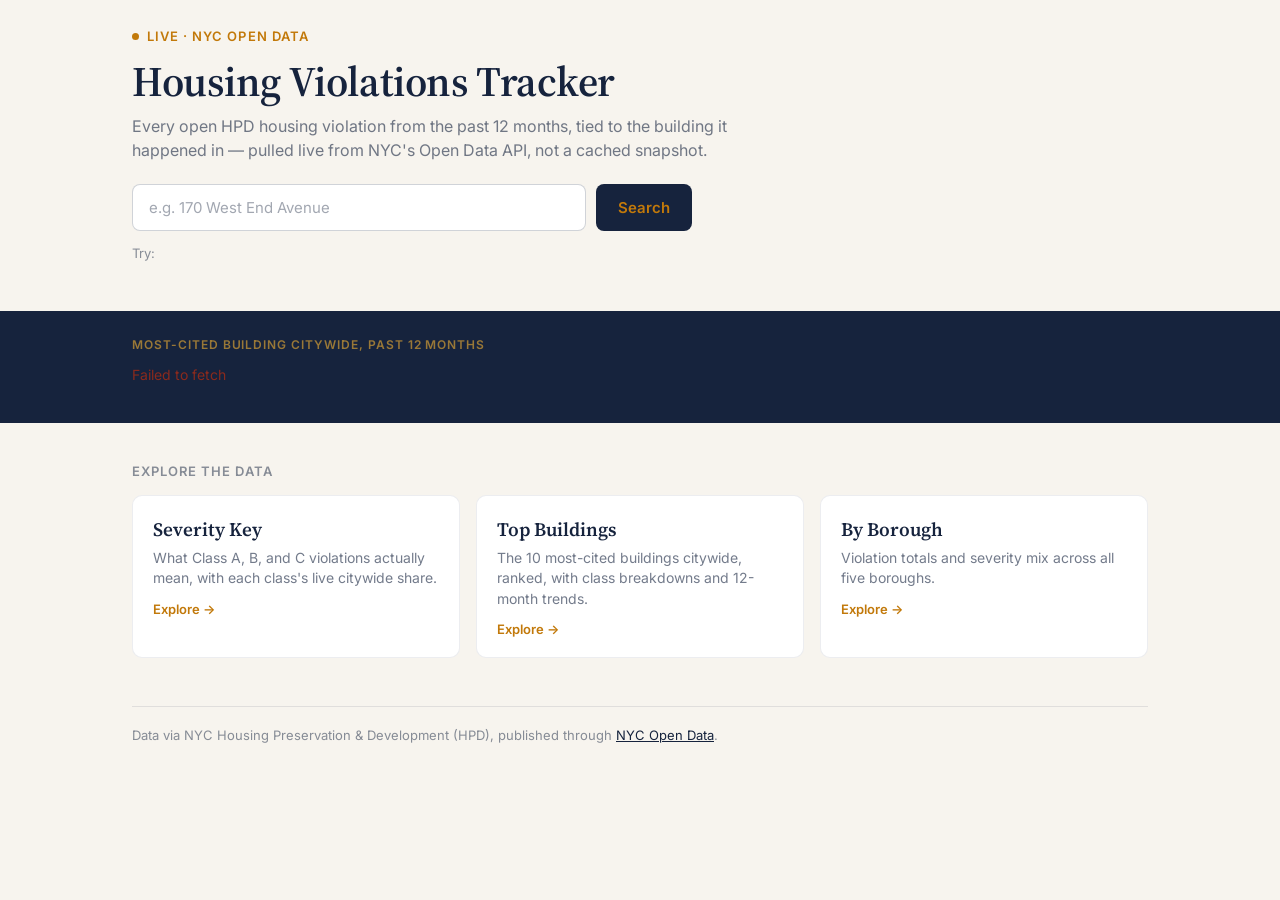
<file: index.html>
<!DOCTYPE html>
<html lang="en">
<head>
  <meta charset="utf-8">
  <meta name="viewport" content="width=device-width, initial-scale=1">
  <title>HPD Violations Chart — NYC Housing Data, Live</title>
  <meta name="description" content="Every open housing violation, tied to the building it happened in. Real-time data from NYC's HPD, updated live.">
  <meta property="og:title" content="HPD Violations Chart — NYC Housing Data, Live">
  <meta property="og:description" content="Every open housing violation, tied to the building it happened in. Real-time data from NYC's HPD, updated live.">
  <meta property="og:image" content="https://hpd-violations-chart-dominicarlequi.vercel.app/og-hpd.png">
  <meta property="og:url" content="https://hpd-violations-chart-dominicarlequi.vercel.app/">
  <meta property="og:type" content="website">
  <meta name="twitter:card" content="summary_large_image">
  <meta name="twitter:title" content="HPD Violations Chart — NYC Housing Data, Live">
  <meta name="twitter:description" content="Every open housing violation, tied to the building it happened in. Real-time data from NYC's HPD, updated live.">
  <meta name="twitter:image" content="https://hpd-violations-chart-dominicarlequi.vercel.app/og-hpd.png">
  <link rel="stylesheet" href="styles.css">
</head>
<body>

  <div class="container">
    <div class="hero">
      <div class="eyebrow"><span class="eyebrow-dot"></span>Live &middot; NYC Open Data</div>
      <h1 class="hero-title serif">Housing Violations Tracker</h1>
      <p class="hero-subhead">Every open HPD housing violation from the past 12 months, tied to the building it happened in — pulled live from NYC's Open Data API, not a cached snapshot.</p>

      <form class="search-bar" id="search-form">
        <input class="search-input" id="search-input" type="text" placeholder="e.g. 170 West End Avenue" autocomplete="off">
        <button class="search-button" type="submit">Search</button>
      </form>
      <div class="chips" id="chips-row">
        <span class="chips-label">Try:</span>
      </div>

      <div id="search-state"></div>
      <div class="results-list" id="search-results"></div>
      <div id="search-detail"></div>
    </div>
  </div>

  <div class="spotlight-band">
    <div class="container">
      <div class="spotlight-label">Most-cited building citywide, past 12 months</div>
      <div id="spotlight-content">
        <div class="state-msg" style="color:#ffffff99;">Loading…</div>
      </div>
    </div>
  </div>

  <div class="container">
    <div style="padding: 40px 0 8px;">
      <div class="section-title">Explore the data</div>
      <div class="cards-grid">
        <a class="card" href="severity-key.html">
          <div class="card-title serif">Severity Key</div>
          <p class="card-desc">What Class A, B, and C violations actually mean, with each class's live citywide share.</p>
          <div class="card-cta">Explore →</div>
        </a>
        <a class="card" href="top-buildings.html">
          <div class="card-title serif">Top Buildings</div>
          <p class="card-desc">The 10 most-cited buildings citywide, ranked, with class breakdowns and 12-month trends.</p>
          <div class="card-cta">Explore →</div>
        </a>
        <a class="card" href="by-borough.html">
          <div class="card-title serif">By Borough</div>
          <p class="card-desc">Violation totals and severity mix across all five boroughs.</p>
          <div class="card-cta">Explore →</div>
        </a>
      </div>
    </div>

    <div class="site-footer">
      Data via NYC Housing Preservation &amp; Development (HPD), published through <a href="https://opendata.cityofnewyork.us" target="_blank" rel="noopener">NYC Open Data</a>.
    </div>
  </div>

  <script src="app.js"></script>
  <script>
    (function () {
      var cutoff = HPD.cutoffISO(HPD.WINDOW_MONTHS);
      var topRows = [];
      var details = {};

      function loadDetail(row) {
        var key = HPD.buildKey(row);
        if (details[key]) return Promise.resolve(details[key]);
        var where = HPD.buildWhere(row) + " AND inspectiondate>='" + cutoff + "'";
        var classUrl = HPD.sodaUrl({ $select: 'class,count(*) as cnt', $where: where, $group: 'class' });
        var trendUrl = HPD.sodaUrl({ $select: 'date_trunc_ym(inspectiondate) as month,class,count(*) as cnt', $where: where, $group: 'month,class', $order: 'month' });
        return Promise.all([HPD.fetchSoda(classUrl), HPD.fetchSoda(trendUrl)]).then(function (results) {
          var bar = HPD.buildClassBar(results[0]);
          var trend = HPD.buildStackedTrend(results[1], HPD.WINDOW_MONTHS);
          details[key] = { bar: bar, trend: trend };
          return details[key];
        });
      }

      // -- spotlight + chips (share one top-buildings query) --
      var topUrl = HPD.sodaUrl({
        $select: 'buildingid,housenumber,streetname,boro,count(*) as cnt',
        $where: "inspectiondate>='" + cutoff + "'",
        $group: 'buildingid,housenumber,streetname,boro',
        $order: 'cnt DESC',
        $limit: '5'
      });

      HPD.fetchSoda(topUrl).then(function (data) {
        topRows = data || [];
        renderChips();
        if (topRows[0]) renderSpotlight(topRows[0]);
        else document.getElementById('spotlight-content').innerHTML = '<div class="state-msg" style="color:#ffffff99;">No violations found in this window.</div>';
      }).catch(function (e) {
        document.getElementById('spotlight-content').innerHTML = '<div class="state-msg state-error">' + HPD.escapeHtml(e.message) + '</div>';
      });

      function renderChips() {
        var row = document.getElementById('chips-row');
        topRows.slice(1, 4).forEach(function (r) {
          var btn = document.createElement('button');
          btn.type = 'button';
          btn.className = 'chip';
          btn.textContent = HPD.addressLabel(r);
          btn.addEventListener('click', function () {
            document.getElementById('search-input').value = HPD.addressLabel(r);
            runSearch(HPD.addressLabel(r));
          });
          row.appendChild(btn);
        });
      }

      function renderSpotlight(row) {
        var el = document.getElementById('spotlight-content');
        el.innerHTML =
          '<div class="spotlight-inner">' +
            '<div>' +
              '<div class="spotlight-address serif">' + HPD.escapeHtml(HPD.addressLabel(row)) + '</div>' +
              '<div class="spotlight-borough">' + HPD.escapeHtml(HPD.boroughDisplay(row.boro)) + '</div>' +
              '<a class="spotlight-link" href="building-spotlight.html">View full building profile →</a>' +
            '</div>' +
            '<div class="spotlight-bar-col" id="spotlight-bar"></div>' +
            '<div>' +
              '<div class="spotlight-count serif">' + HPD.formatCount(row.cnt) + '</div>' +
              '<div class="spotlight-count-label">violations, past 12 months</div>' +
            '</div>' +
          '</div>';
        loadDetail(row).then(function (d) {
          document.getElementById('spotlight-bar').innerHTML = HPD.renderBreakdownBar(d.bar.segments);
        }).catch(function () {});
      }

      // -- search --
      var form = document.getElementById('search-form');
      var input = document.getElementById('search-input');
      var stateEl = document.getElementById('search-state');
      var resultsEl = document.getElementById('search-results');
      var detailEl = document.getElementById('search-detail');
      var selectedKey = null;

      form.addEventListener('submit', function (e) {
        e.preventDefault();
        runSearch(input.value.trim());
      });

      function runSearch(q) {
        if (!q) return;
        selectedKey = null;
        detailEl.innerHTML = '';
        resultsEl.innerHTML = '';
        stateEl.innerHTML = '<div class="state-msg">Searching…</div>';

        var m = q.match(/^(\d+[A-Za-z-]*)\s+(.+)$/);
        var hn = m ? m[1].toUpperCase() : null;
        var street = (m ? m[2] : q).toUpperCase().trim();

        var where = "inspectiondate>='" + cutoff + "'";
        if (hn) where += " AND housenumber='" + HPD.esc(hn) + "'";
        if (street) where += " AND upper(streetname) like '%" + HPD.esc(street) + "%'";

        var url = HPD.sodaUrl({
          $select: 'buildingid,housenumber,streetname,boro,count(*) as cnt',
          $where: where,
          $group: 'buildingid,housenumber,streetname,boro',
          $order: 'cnt DESC',
          $limit: '20'
        });

        HPD.fetchSoda(url).then(function (data) {
          stateEl.innerHTML = '';
          if (!data || !data.length) {
            stateEl.innerHTML = '<div class="state-msg">No buildings found for “' + HPD.escapeHtml(q) + '” in the past ' + HPD.WINDOW_MONTHS + ' months.</div>';
            return;
          }
          renderResults(data);
        }).catch(function (e) {
          stateEl.innerHTML = '<div class="state-msg state-error">' + HPD.escapeHtml(e.message) + ' — <a href="#" id="retry-search">Retry</a></div>';
          document.getElementById('retry-search').addEventListener('click', function (ev) {
            ev.preventDefault();
            runSearch(q);
          });
        });
      }

      function renderResults(rows) {
        resultsEl.innerHTML = rows.map(function (row) {
          var key = HPD.buildKey(row);
          return '<div class="result-row" data-key="' + HPD.escapeHtml(key) + '">' +
            '<div class="result-count">' + HPD.formatCount(row.cnt) + '</div>' +
            '<div class="result-address">' + HPD.escapeHtml(HPD.addressLabel(row)) + '</div>' +
            '<div class="result-meta">' + HPD.escapeHtml(HPD.boroughDisplay(row.boro)) + '</div>' +
          '</div>';
        }).join('');
        Array.prototype.forEach.call(resultsEl.querySelectorAll('.result-row'), function (el, i) {
          el.addEventListener('click', function () { selectResult(rows[i], el); });
        });
      }

      function selectResult(row, el) {
        selectedKey = HPD.buildKey(row);
        Array.prototype.forEach.call(resultsEl.querySelectorAll('.result-row'), function (r) { r.classList.remove('selected'); });
        el.classList.add('selected');
        detailEl.innerHTML = '<div class="state-msg">Loading detail…</div>';
        loadDetail(row).then(function (d) {
          if (selectedKey !== HPD.buildKey(row)) return;
          detailEl.innerHTML =
            '<div style="margin-top:8px;">' +
              '<div class="section-title">Violations by class</div>' +
              HPD.renderBreakdownBar(d.bar.segments) +
              HPD.renderBreakdownLegend(d.bar.segments) +
              '<div class="section-title" style="margin-top:24px;">Past 12 months</div>' +
              '<div class="trend-chart-wrap">' + HPD.renderTrendChart(d.trend) + '</div>' +
            '</div>';
        }).catch(function (e) {
          detailEl.innerHTML = '<div class="state-msg state-error">' + HPD.escapeHtml(e.message) + '</div>';
        });
      }
    })();
  </script>
</body>
</html>
</file>
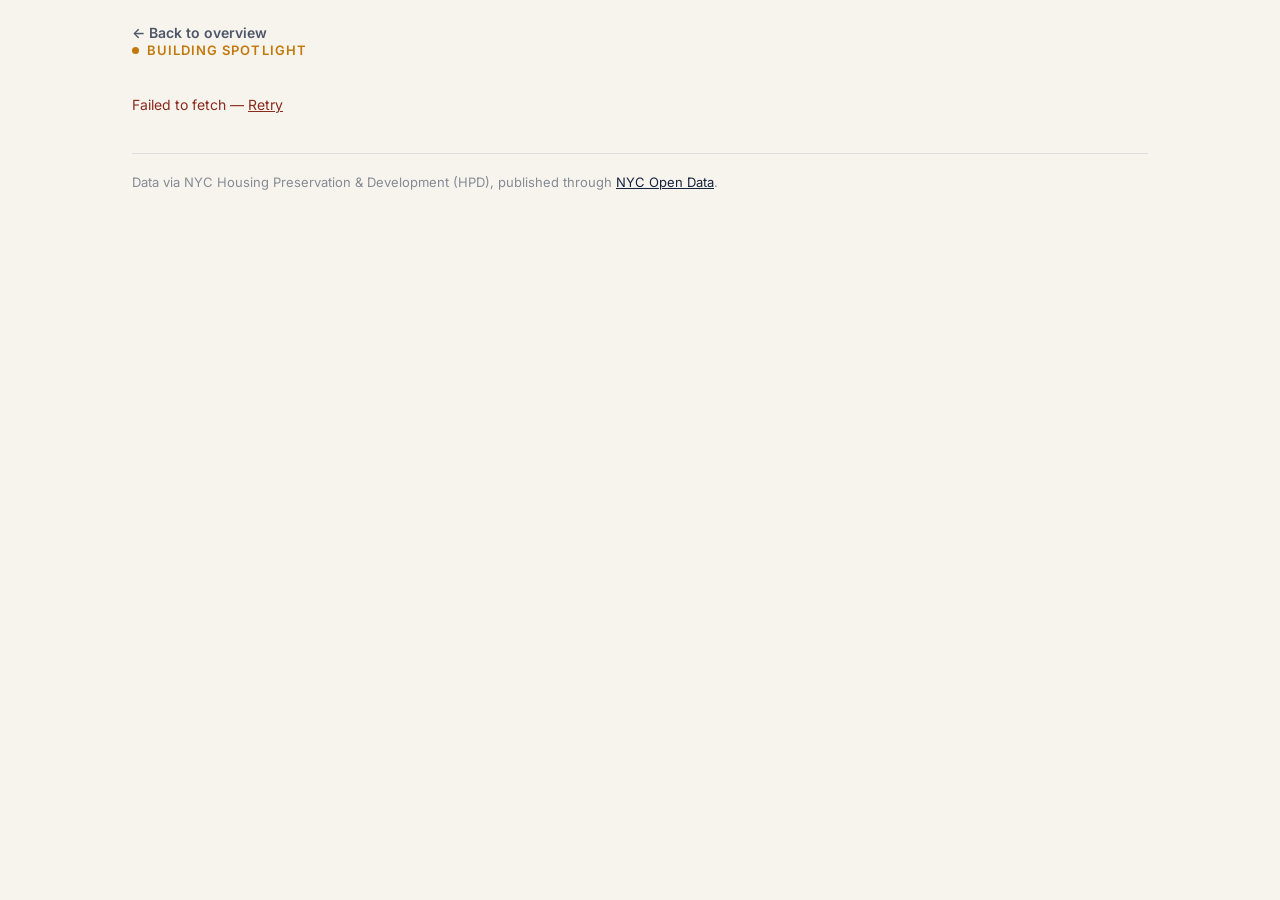
<file: building-spotlight.html>
<!DOCTYPE html>
<html lang="en">
<head>
  <meta charset="utf-8">
  <meta name="viewport" content="width=device-width, initial-scale=1">
  <title>Building Spotlight — HPD Violations Chart</title>
  <link rel="stylesheet" href="styles.css">
</head>
<body>

  <div class="container">
    <a class="back-link" href="index.html">← Back to overview</a>

    <div class="page-header">
      <div class="eyebrow"><span class="eyebrow-dot"></span>Building Spotlight</div>
    </div>

    <div id="state-area"><div class="state-msg">Loading…</div></div>

    <div id="profile" style="display:none;">
      <div class="spotlight-page-address serif" id="p-address"></div>
      <div class="spotlight-page-borough" id="p-borough"></div>

      <div class="stat-row">
        <div class="stat-block">
          <div class="stat-num serif" id="stat-total">—</div>
          <div class="stat-label">Total, past 12 months</div>
        </div>
        <div class="stat-block">
          <div class="stat-num serif" style="color:#4b7a53;" id="stat-a">—</div>
          <div class="stat-label">Class A</div>
        </div>
        <div class="stat-block">
          <div class="stat-num serif" style="color:#c2790a;" id="stat-b">—</div>
          <div class="stat-label">Class B</div>
        </div>
        <div class="stat-block">
          <div class="stat-num serif" style="color:#8a2a1d;" id="stat-c">—</div>
          <div class="stat-label">Class C</div>
        </div>
      </div>

      <div class="section-title">Severity breakdown</div>
      <div id="breakdown-bar-area"></div>
      <div class="class-def-rows" id="class-def-rows"></div>

      <div class="section-title" style="margin-top:32px;">Past 12 months</div>
      <div class="trend-chart-wrap trend-chart-large" id="trend-area"></div>
    </div>

    <div class="site-footer">
      Data via NYC Housing Preservation &amp; Development (HPD), published through <a href="https://opendata.cityofnewyork.us" target="_blank" rel="noopener">NYC Open Data</a>.
    </div>
  </div>

  <script src="app.js"></script>
  <script>
    (function () {
      var cutoff = HPD.cutoffISO(HPD.WINDOW_MONTHS);
      var stateEl = document.getElementById('state-area');
      var profileEl = document.getElementById('profile');

      function load() {
        stateEl.innerHTML = '<div class="state-msg">Loading…</div>';
        profileEl.style.display = 'none';

        var topUrl = HPD.sodaUrl({
          $select: 'buildingid,housenumber,streetname,boro,count(*) as cnt',
          $where: "inspectiondate>='" + cutoff + "'",
          $group: 'buildingid,housenumber,streetname,boro',
          $order: 'cnt DESC',
          $limit: '1'
        });

        HPD.fetchSoda(topUrl).then(function (data) {
          var row = data && data[0];
          if (!row) {
            stateEl.innerHTML = '<div class="state-msg">No violations found in the past ' + HPD.WINDOW_MONTHS + ' months.</div>';
            return;
          }
          return loadDetail(row);
        }).catch(function (e) {
          stateEl.innerHTML = '<div class="state-msg state-error">' + HPD.escapeHtml(e.message) + ' — <a href="#" id="retry">Retry</a></div>';
          document.getElementById('retry').addEventListener('click', function (ev) { ev.preventDefault(); load(); });
        });
      }

      function loadDetail(row) {
        var where = HPD.buildWhere(row) + " AND inspectiondate>='" + cutoff + "'";
        var classUrl = HPD.sodaUrl({ $select: 'class,count(*) as cnt', $where: where, $group: 'class' });
        var trendUrl = HPD.sodaUrl({ $select: 'date_trunc_ym(inspectiondate) as month,class,count(*) as cnt', $where: where, $group: 'month,class', $order: 'month' });
        return Promise.all([HPD.fetchSoda(classUrl), HPD.fetchSoda(trendUrl)]).then(function (results) {
          var bar = HPD.buildClassBar(results[0]);
          var trend = HPD.buildStackedTrend(results[1], HPD.WINDOW_MONTHS);
          render(row, bar, trend);
        }).catch(function (e) {
          stateEl.innerHTML = '<div class="state-msg state-error">' + HPD.escapeHtml(e.message) + '</div>';
        });
      }

      function render(row, bar, trend) {
        stateEl.innerHTML = '';
        profileEl.style.display = 'block';

        document.getElementById('p-address').textContent = HPD.addressLabel(row);
        document.getElementById('p-borough').textContent = HPD.boroughDisplay(row.boro);

        document.getElementById('stat-total').textContent = HPD.formatCount(bar.total);
        document.getElementById('stat-a').textContent = HPD.formatCount(bar.counts.A || 0);
        document.getElementById('stat-b').textContent = HPD.formatCount(bar.counts.B || 0);
        document.getElementById('stat-c').textContent = HPD.formatCount(bar.counts.C || 0);

        document.getElementById('breakdown-bar-area').innerHTML = HPD.renderBreakdownBar(bar.segments, { large: true });

        document.getElementById('class-def-rows').innerHTML = HPD.CLASS_ORDER.map(function (c) {
          return '<div class="class-def-row">' +
            '<div class="class-def-label"><span class="legend-dot" style="background:' + HPD.CLASS_COLOR[c] + ';"></span>' + HPD.CLASS_LABEL[c] + '</div>' +
            '<div class="class-def-text">' + HPD.CLASS_DESCRIPTION[c] + '</div>' +
            '<div class="class-def-count">' + HPD.formatCount(bar.counts[c] || 0) + '</div>' +
          '</div>';
        }).join('');

        document.getElementById('trend-area').innerHTML = HPD.renderTrendChart(trend);
      }

      load();
    })();
  </script>
</body>
</html>
</file>
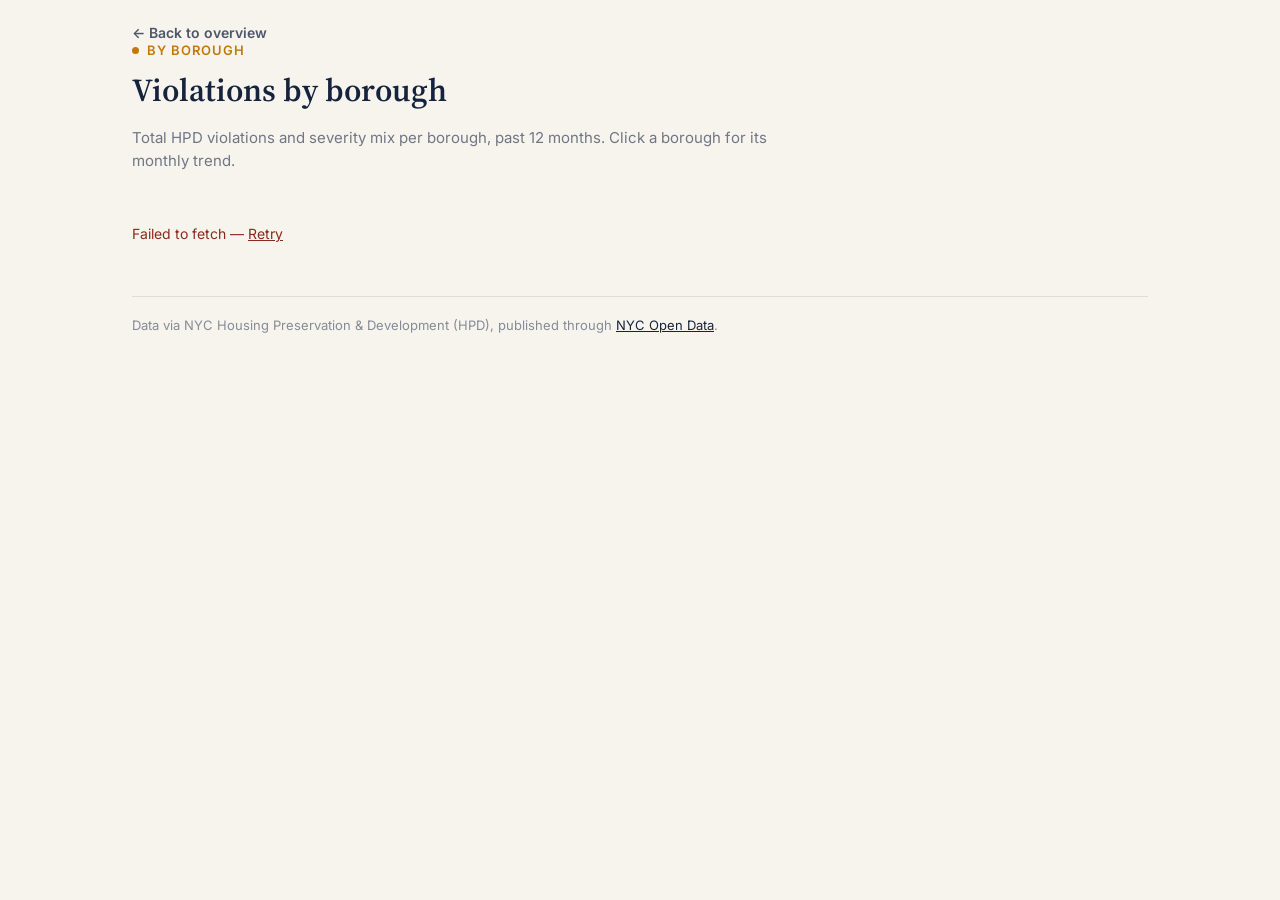
<file: by-borough.html>
<!DOCTYPE html>
<html lang="en">
<head>
  <meta charset="utf-8">
  <meta name="viewport" content="width=device-width, initial-scale=1">
  <title>By Borough — HPD Violations Chart</title>
  <link rel="stylesheet" href="styles.css">
</head>
<body>

  <div class="container">
    <a class="back-link" href="index.html">← Back to overview</a>

    <div class="page-header">
      <div class="eyebrow"><span class="eyebrow-dot"></span>By Borough</div>
      <h1 class="page-title serif">Violations by borough</h1>
      <p class="page-subhead">Total HPD violations and severity mix per borough, past 12 months. Click a borough for its monthly trend.</p>
    </div>

    <div id="state-area"><div class="state-msg">Loading…</div></div>
    <div class="borough-grid" id="borough-grid"></div>

    <div class="borough-trend-section" id="trend-section" style="display:none;">
      <div class="section-title" id="trend-title">Monthly trend</div>
      <div class="trend-chart-wrap trend-chart-large" id="trend-chart-area"></div>
    </div>

    <div class="site-footer">
      Data via NYC Housing Preservation &amp; Development (HPD), published through <a href="https://opendata.cityofnewyork.us" target="_blank" rel="noopener">NYC Open Data</a>.
    </div>
  </div>

  <script src="app.js"></script>
  <script>
    (function () {
      var cutoff = HPD.cutoffISO(HPD.WINDOW_MONTHS);
      var stateEl = document.getElementById('state-area');
      var gridEl = document.getElementById('borough-grid');
      var trendSection = document.getElementById('trend-section');
      var trendTitle = document.getElementById('trend-title');
      var trendArea = document.getElementById('trend-chart-area');
      var boroughs = []; // [{ boro, bar, total }]
      var selectedBoro = null;
      var trendCache = {};

      function load() {
        stateEl.innerHTML = '<div class="state-msg">Loading…</div>';
        var url = HPD.sodaUrl({
          $select: 'boro,class,count(*) as cnt',
          $where: "inspectiondate>='" + cutoff + "'",
          $group: 'boro,class'
        });
        HPD.fetchSoda(url).then(function (data) {
          stateEl.innerHTML = '';
          if (!data || !data.length) {
            stateEl.innerHTML = '<div class="state-msg">No violations found in the past ' + HPD.WINDOW_MONTHS + ' months.</div>';
            return;
          }
          buildBoroughs(data);
          render();
          if (boroughs[0]) selectBorough(boroughs[0].boro);
        }).catch(function (e) {
          stateEl.innerHTML = '<div class="state-msg state-error">' + HPD.escapeHtml(e.message) + ' — <a href="#" id="retry">Retry</a></div>';
          document.getElementById('retry').addEventListener('click', function (ev) { ev.preventDefault(); load(); });
        });
      }

      function buildBoroughs(rows) {
        var byBoro = {};
        rows.forEach(function (r) {
          byBoro[r.boro] = byBoro[r.boro] || [];
          byBoro[r.boro].push(r);
        });
        boroughs = Object.keys(byBoro).map(function (boro) {
          var bar = HPD.buildClassBar(byBoro[boro]);
          return { boro: boro, bar: bar, total: bar.total };
        }).sort(function (a, b) { return b.total - a.total; });
      }

      function render() {
        gridEl.innerHTML = boroughs.map(function (b) {
          return '<button type="button" class="borough-card" data-boro="' + HPD.escapeHtml(b.boro) + '">' +
            '<div class="borough-name serif">' + HPD.escapeHtml(HPD.boroughDisplay(b.boro)) + '</div>' +
            '<div class="borough-count">' + HPD.formatCount(b.total) + ' violations</div>' +
            HPD.renderBreakdownBar(b.bar.segments) +
          '</button>';
        }).join('');
        Array.prototype.forEach.call(gridEl.querySelectorAll('.borough-card'), function (el) {
          el.addEventListener('click', function () { selectBorough(el.getAttribute('data-boro')); });
        });
      }

      function selectBorough(boro) {
        selectedBoro = boro;
        Array.prototype.forEach.call(gridEl.querySelectorAll('.borough-card'), function (el) {
          el.classList.toggle('selected', el.getAttribute('data-boro') === boro);
        });
        trendSection.style.display = 'block';
        trendTitle.textContent = HPD.boroughDisplay(boro) + ' — monthly trend';
        trendArea.innerHTML = '<div class="state-msg">Loading trend…</div>';

        if (trendCache[boro]) {
          trendArea.innerHTML = HPD.renderTrendChart(trendCache[boro]);
          return;
        }
        var where = "boro='" + HPD.esc(boro) + "' AND inspectiondate>='" + cutoff + "'";
        var url = HPD.sodaUrl({ $select: 'date_trunc_ym(inspectiondate) as month,class,count(*) as cnt', $where: where, $group: 'month,class', $order: 'month' });
        HPD.fetchSoda(url).then(function (data) {
          var trend = HPD.buildStackedTrend(data, HPD.WINDOW_MONTHS);
          trendCache[boro] = trend;
          if (selectedBoro !== boro) return;
          trendArea.innerHTML = HPD.renderTrendChart(trend);
        }).catch(function (e) {
          if (selectedBoro !== boro) return;
          trendArea.innerHTML = '<div class="state-msg state-error">' + HPD.escapeHtml(e.message) + '</div>';
        });
      }

      load();
    })();
  </script>
</body>
</html>
</file>
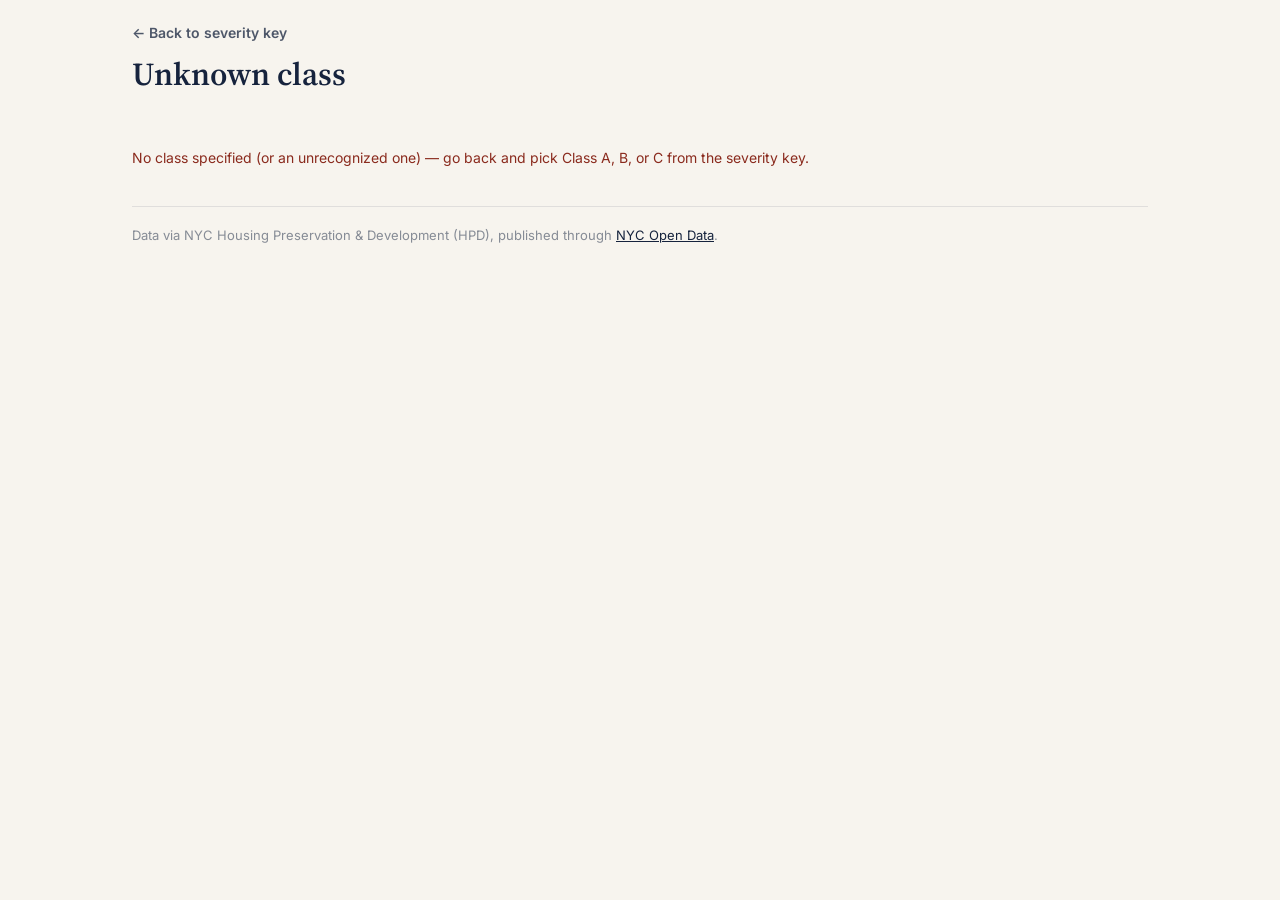
<file: class-buildings.html>
<!DOCTYPE html>
<html lang="en">
<head>
  <meta charset="utf-8">
  <meta name="viewport" content="width=device-width, initial-scale=1">
  <title>Buildings by Class — HPD Violations Chart</title>
  <link rel="stylesheet" href="styles.css">
</head>
<body>

  <div class="container">
    <a class="back-link" href="severity-key.html">← Back to severity key</a>

    <div class="page-header">
      <div class="eyebrow" id="page-eyebrow"><span class="eyebrow-dot"></span></div>
      <h1 class="page-title serif" id="page-title">Buildings</h1>
      <p class="page-subhead" id="page-subhead"></p>
    </div>

    <div id="state-area"><div class="state-msg">Loading…</div></div>
    <div class="rank-list" id="rank-list"></div>

    <div class="site-footer">
      Data via NYC Housing Preservation &amp; Development (HPD), published through <a href="https://opendata.cityofnewyork.us" target="_blank" rel="noopener">NYC Open Data</a>.
    </div>
  </div>

  <script src="app.js"></script>
  <script>
    (function () {
      var cls = (new URLSearchParams(location.search).get('class') || '').toUpperCase();
      var stateEl = document.getElementById('state-area');
      var listEl = document.getElementById('rank-list');
      var cutoff = HPD.cutoffISO(HPD.WINDOW_MONTHS);
      var cache = {}; // key -> { classPromise, trendPromise, bar, trend }
      var expandedKey = null;

      if (HPD.CLASS_ORDER.indexOf(cls) === -1) {
        document.getElementById('page-eyebrow').style.display = 'none';
        document.getElementById('page-title').textContent = 'Unknown class';
        document.getElementById('page-subhead').textContent = '';
        stateEl.innerHTML = '<div class="state-msg state-error">No class specified (or an unrecognized one) — go back and pick Class A, B, or C from the severity key.</div>';
        return;
      }

      document.getElementById('page-eyebrow').innerHTML = '<span class="eyebrow-dot" style="background:' + HPD.CLASS_COLOR[cls] + ';"></span>' + HPD.CLASS_TAGLINE[cls];
      document.getElementById('page-eyebrow').style.color = HPD.CLASS_COLOR[cls];
      document.getElementById('page-title').textContent = 'Buildings with open ' + HPD.CLASS_LABEL[cls] + ' violations';
      document.getElementById('page-subhead').textContent = 'The 10 buildings with the most ' + HPD.CLASS_LABEL[cls] + ' violations in the past ' + HPD.WINDOW_MONTHS + ' months, ranked by count. Hover a row for a full severity preview; click to expand the building’s full breakdown and trend.';

      function cacheFor(row) {
        var key = HPD.buildKey(row);
        if (!cache[key]) cache[key] = {};
        return cache[key];
      }

      function getClassBar(row) {
        var c = cacheFor(row);
        if (!c.classPromise) {
          var where = HPD.buildWhere(row) + " AND inspectiondate>='" + cutoff + "'";
          var url = HPD.sodaUrl({ $select: 'class,count(*) as cnt', $where: where, $group: 'class' });
          c.classPromise = HPD.fetchSoda(url).then(function (data) {
            c.bar = HPD.buildClassBar(data);
            return c.bar;
          });
        }
        return c.classPromise;
      }

      function getTrend(row) {
        var c = cacheFor(row);
        if (!c.trendPromise) {
          var where = HPD.buildWhere(row) + " AND inspectiondate>='" + cutoff + "'";
          var url = HPD.sodaUrl({ $select: 'date_trunc_ym(inspectiondate) as month,class,count(*) as cnt', $where: where, $group: 'month,class', $order: 'month' });
          c.trendPromise = HPD.fetchSoda(url).then(function (data) {
            c.trend = HPD.buildStackedTrend(data, HPD.WINDOW_MONTHS);
            return c.trend;
          });
        }
        return c.trendPromise;
      }

      function load() {
        stateEl.innerHTML = '<div class="state-msg">Loading…</div>';
        listEl.innerHTML = '';
        var url = HPD.sodaUrl({
          $select: 'buildingid,housenumber,streetname,boro,count(*) as cnt',
          $where: "inspectiondate>='" + cutoff + "' AND class='" + cls + "'",
          $group: 'buildingid,housenumber,streetname,boro',
          $order: 'cnt DESC',
          $limit: '10'
        });
        HPD.fetchSoda(url).then(function (data) {
          stateEl.innerHTML = '';
          if (!data || !data.length) {
            stateEl.innerHTML = '<div class="state-msg">No ' + HPD.CLASS_LABEL[cls] + ' violations found in the past ' + HPD.WINDOW_MONTHS + ' months.</div>';
            return;
          }
          render(data);
        }).catch(function (e) {
          stateEl.innerHTML = '<div class="state-msg state-error">' + HPD.escapeHtml(e.message) + ' — <a href="#" id="retry">Retry</a></div>';
          document.getElementById('retry').addEventListener('click', function (ev) { ev.preventDefault(); load(); });
        });
      }

      function render(rows) {
        listEl.innerHTML = rows.map(function (row, i) {
          var key = HPD.buildKey(row);
          return '<div class="rank-row" data-key="' + HPD.escapeHtml(key) + '">' +
            '<div class="rank-row-main">' +
              '<div class="rank-left">' +
                '<div class="rank-num serif">' + (i + 1) + '</div>' +
                '<div>' +
                  '<div class="rank-address">' + HPD.escapeHtml(HPD.addressLabel(row)) + '</div>' +
                  '<div class="rank-borough">' + HPD.escapeHtml(HPD.boroughDisplay(row.boro)) + '</div>' +
                  '<div class="rank-preview-bar" id="preview-' + i + '"></div>' +
                '</div>' +
              '</div>' +
              '<div class="rank-right">' +
                '<div class="rank-count">' + HPD.formatCount(row.cnt) + '</div>' +
                '<div class="rank-caret" id="caret-' + i + '">+</div>' +
              '</div>' +
            '</div>' +
            '<div id="detail-' + i + '"></div>' +
          '</div>';
        }).join('');

        rows.forEach(function (row, i) {
          var rowEl = listEl.children[i];
          var mainEl = rowEl.querySelector('.rank-row-main');
          var previewEl = document.getElementById('preview-' + i);
          var previewLoaded = false;

          mainEl.addEventListener('mouseenter', function () {
            if (previewLoaded) return;
            previewLoaded = true;
            getClassBar(row).then(function (bar) {
              previewEl.innerHTML = HPD.renderBreakdownBar(bar.segments);
            }).catch(function () {});
          });

          mainEl.addEventListener('click', function () {
            toggle(row, i);
          });
        });
      }

      function toggle(row, i) {
        var key = HPD.buildKey(row);
        var detailEl = document.getElementById('detail-' + i);
        var caretEl = document.getElementById('caret-' + i);

        if (expandedKey === key) {
          expandedKey = null;
          detailEl.innerHTML = '';
          caretEl.textContent = '+';
          return;
        }
        expandedKey = key;
        caretEl.textContent = '−';
        detailEl.innerHTML = '<div class="rank-detail"><div class="state-msg">Loading detail…</div></div>';

        Promise.all([getClassBar(row), getTrend(row)]).then(function (results) {
          if (expandedKey !== key) return;
          var bar = results[0];
          var trend = results[1];
          detailEl.innerHTML =
            '<div class="rank-detail">' +
              '<div class="rank-detail-label">Violations by class</div>' +
              HPD.renderBreakdownBar(bar.segments) +
              HPD.renderBreakdownLegend(bar.segments) +
              '<div class="rank-detail-label" style="margin-top:20px;">Past 12 months</div>' +
              '<div class="trend-chart-wrap">' + HPD.renderTrendChart(trend) + '</div>' +
            '</div>';
        }).catch(function (e) {
          if (expandedKey !== key) return;
          detailEl.innerHTML = '<div class="rank-detail"><div class="state-msg state-error">' + HPD.escapeHtml(e.message) + '</div></div>';
        });
      }

      load();
    })();
  </script>
</body>
</html>
</file>
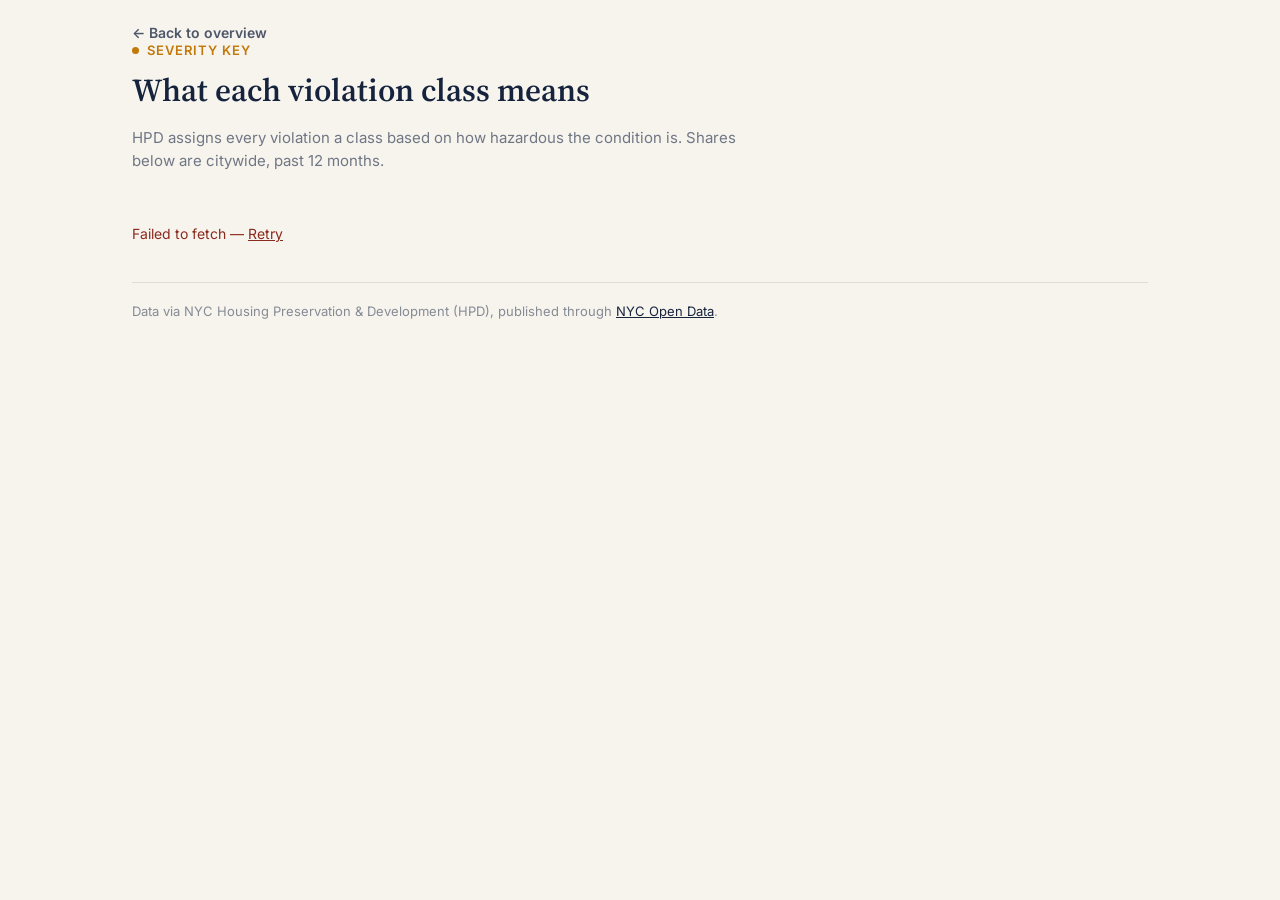
<file: severity-key.html>
<!DOCTYPE html>
<html lang="en">
<head>
  <meta charset="utf-8">
  <meta name="viewport" content="width=device-width, initial-scale=1">
  <title>Severity Key — HPD Violations Chart</title>
  <link rel="stylesheet" href="styles.css">
</head>
<body>

  <div class="container">
    <a class="back-link" href="index.html">← Back to overview</a>

    <div class="page-header">
      <div class="eyebrow"><span class="eyebrow-dot"></span>Severity Key</div>
      <h1 class="page-title serif">What each violation class means</h1>
      <p class="page-subhead">HPD assigns every violation a class based on how hazardous the condition is. Shares below are citywide, past 12 months.</p>
    </div>

    <div id="state-area"><div class="state-msg">Loading citywide totals…</div></div>

    <div class="severity-grid" id="severity-grid" style="display:none;"></div>

    <div class="site-footer">
      Data via NYC Housing Preservation &amp; Development (HPD), published through <a href="https://opendata.cityofnewyork.us" target="_blank" rel="noopener">NYC Open Data</a>.
    </div>
  </div>

  <script src="app.js"></script>
  <script>
    (function () {
      var cutoff = HPD.cutoffISO(HPD.WINDOW_MONTHS);
      var url = HPD.sodaUrl({
        $select: 'class,count(*) as cnt',
        $where: "inspectiondate>='" + cutoff + "'",
        $group: 'class'
      });

      var stateEl = document.getElementById('state-area');
      var gridEl = document.getElementById('severity-grid');

      function load() {
        stateEl.innerHTML = '<div class="state-msg">Loading citywide totals…</div>';
        HPD.fetchSoda(url).then(function (data) {
          stateEl.innerHTML = '';
          render(data || []);
        }).catch(function (e) {
          stateEl.innerHTML = '<div class="state-msg state-error">' + HPD.escapeHtml(e.message) + ' — <a href="#" id="retry">Retry</a></div>';
          document.getElementById('retry').addEventListener('click', function (ev) { ev.preventDefault(); load(); });
        });
      }

      function render(rows) {
        var counts = {};
        rows.forEach(function (r) { counts[r.class] = (counts[r.class] || 0) + (parseInt(r.cnt, 10) || 0); });
        var abcTotal = HPD.CLASS_ORDER.reduce(function (s, c) { return s + (counts[c] || 0); }, 0);

        function pct(c) {
          if (!abcTotal) return '0%';
          return Math.round((counts[c] || 0) / abcTotal * 100) + '%';
        }

        var cards = HPD.CLASS_ORDER.map(function (c) {
          return '<a class="severity-card severity-card-clickable severity-card-' + c.toLowerCase() + '" href="class-buildings.html?class=' + c + '">' +
            '<div class="severity-top-row">' +
              '<div><div class="severity-name serif">' + HPD.CLASS_LABEL[c] + '</div>' +
              '<div class="severity-tagline">' + HPD.CLASS_TAGLINE[c] + '</div></div>' +
              '<div class="severity-stat serif">' + pct(c) + '</div>' +
            '</div>' +
            '<p class="severity-desc">' + HPD.CLASS_DESCRIPTION[c] + '</p>' +
          '</a>';
        });

        cards.push(
          '<div class="severity-card severity-card-i">' +
            '<div class="severity-top-row">' +
              '<div><div class="severity-name serif">' + HPD.CLASS_LABEL.I + '</div>' +
              '<div class="severity-tagline">' + HPD.CLASS_TAGLINE.I + '</div></div>' +
              '<div class="severity-stat">Not rated</div>' +
            '</div>' +
            '<p class="severity-desc">' + HPD.CLASS_DESCRIPTION.I + '</p>' +
          '</div>'
        );

        gridEl.innerHTML = cards.join('');
        gridEl.style.display = 'grid';
      }

      load();
    })();
  </script>
</body>
</html>
</file>
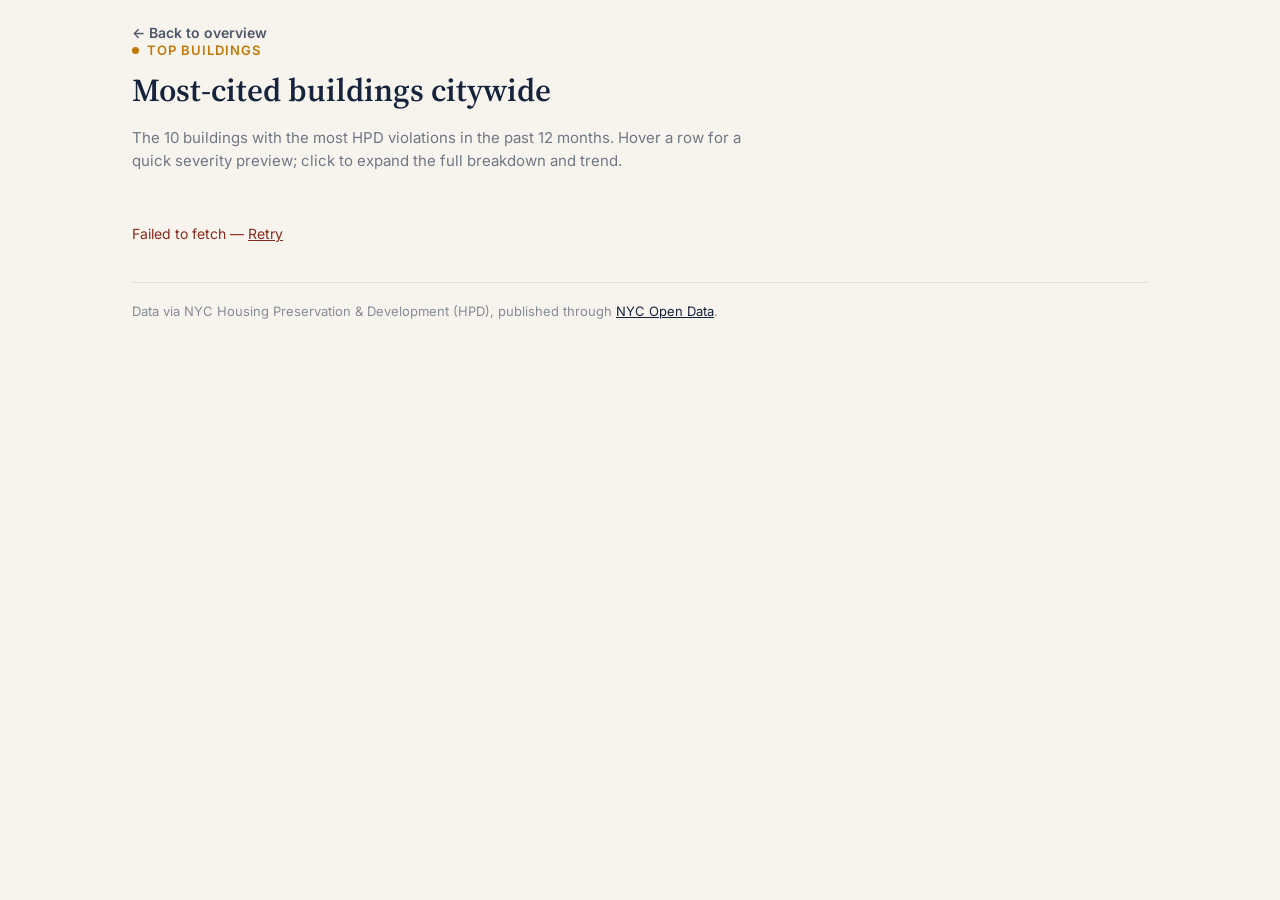
<file: top-buildings.html>
<!DOCTYPE html>
<html lang="en">
<head>
  <meta charset="utf-8">
  <meta name="viewport" content="width=device-width, initial-scale=1">
  <title>Top Buildings — HPD Violations Chart</title>
  <link rel="stylesheet" href="styles.css">
</head>
<body>

  <div class="container">
    <a class="back-link" href="index.html">← Back to overview</a>

    <div class="page-header">
      <div class="eyebrow"><span class="eyebrow-dot"></span>Top Buildings</div>
      <h1 class="page-title serif">Most-cited buildings citywide</h1>
      <p class="page-subhead">The 10 buildings with the most HPD violations in the past 12 months. Hover a row for a quick severity preview; click to expand the full breakdown and trend.</p>
    </div>

    <div id="state-area"><div class="state-msg">Loading…</div></div>
    <div class="rank-list" id="rank-list"></div>

    <div class="site-footer">
      Data via NYC Housing Preservation &amp; Development (HPD), published through <a href="https://opendata.cityofnewyork.us" target="_blank" rel="noopener">NYC Open Data</a>.
    </div>
  </div>

  <script src="app.js"></script>
  <script>
    (function () {
      var cutoff = HPD.cutoffISO(HPD.WINDOW_MONTHS);
      var stateEl = document.getElementById('state-area');
      var listEl = document.getElementById('rank-list');
      var cache = {}; // key -> { classPromise, trendPromise, bar, trend }
      var expandedKey = null;

      function cacheFor(row) {
        var key = HPD.buildKey(row);
        if (!cache[key]) cache[key] = {};
        return cache[key];
      }

      function getClassBar(row) {
        var c = cacheFor(row);
        if (!c.classPromise) {
          var where = HPD.buildWhere(row) + " AND inspectiondate>='" + cutoff + "'";
          var url = HPD.sodaUrl({ $select: 'class,count(*) as cnt', $where: where, $group: 'class' });
          c.classPromise = HPD.fetchSoda(url).then(function (data) {
            c.bar = HPD.buildClassBar(data);
            return c.bar;
          });
        }
        return c.classPromise;
      }

      function getTrend(row) {
        var c = cacheFor(row);
        if (!c.trendPromise) {
          var where = HPD.buildWhere(row) + " AND inspectiondate>='" + cutoff + "'";
          var url = HPD.sodaUrl({ $select: 'date_trunc_ym(inspectiondate) as month,class,count(*) as cnt', $where: where, $group: 'month,class', $order: 'month' });
          c.trendPromise = HPD.fetchSoda(url).then(function (data) {
            c.trend = HPD.buildStackedTrend(data, HPD.WINDOW_MONTHS);
            return c.trend;
          });
        }
        return c.trendPromise;
      }

      function load() {
        stateEl.innerHTML = '<div class="state-msg">Loading…</div>';
        listEl.innerHTML = '';
        var url = HPD.sodaUrl({
          $select: 'buildingid,housenumber,streetname,boro,count(*) as cnt',
          $where: "inspectiondate>='" + cutoff + "'",
          $group: 'buildingid,housenumber,streetname,boro',
          $order: 'cnt DESC',
          $limit: '10'
        });
        HPD.fetchSoda(url).then(function (data) {
          stateEl.innerHTML = '';
          if (!data || !data.length) {
            stateEl.innerHTML = '<div class="state-msg">No violations found in the past ' + HPD.WINDOW_MONTHS + ' months.</div>';
            return;
          }
          render(data);
        }).catch(function (e) {
          stateEl.innerHTML = '<div class="state-msg state-error">' + HPD.escapeHtml(e.message) + ' — <a href="#" id="retry">Retry</a></div>';
          document.getElementById('retry').addEventListener('click', function (ev) { ev.preventDefault(); load(); });
        });
      }

      function render(rows) {
        listEl.innerHTML = rows.map(function (row, i) {
          var key = HPD.buildKey(row);
          return '<div class="rank-row" data-key="' + HPD.escapeHtml(key) + '">' +
            '<div class="rank-row-main">' +
              '<div class="rank-left">' +
                '<div class="rank-num serif">' + (i + 1) + '</div>' +
                '<div>' +
                  '<div class="rank-address">' + HPD.escapeHtml(HPD.addressLabel(row)) + '</div>' +
                  '<div class="rank-borough">' + HPD.escapeHtml(HPD.boroughDisplay(row.boro)) + '</div>' +
                  '<div class="rank-preview-bar" id="preview-' + i + '"></div>' +
                '</div>' +
              '</div>' +
              '<div class="rank-right">' +
                '<div class="rank-count">' + HPD.formatCount(row.cnt) + '</div>' +
                '<div class="rank-caret" id="caret-' + i + '">+</div>' +
              '</div>' +
            '</div>' +
            '<div id="detail-' + i + '"></div>' +
          '</div>';
        }).join('');

        rows.forEach(function (row, i) {
          var rowEl = listEl.children[i];
          var mainEl = rowEl.querySelector('.rank-row-main');
          var previewEl = document.getElementById('preview-' + i);
          var previewLoaded = false;

          mainEl.addEventListener('mouseenter', function () {
            if (previewLoaded) return;
            previewLoaded = true;
            getClassBar(row).then(function (bar) {
              previewEl.innerHTML = HPD.renderBreakdownBar(bar.segments);
            }).catch(function () {});
          });

          mainEl.addEventListener('click', function () {
            toggle(row, i);
          });
        });
      }

      function toggle(row, i) {
        var key = HPD.buildKey(row);
        var detailEl = document.getElementById('detail-' + i);
        var caretEl = document.getElementById('caret-' + i);

        if (expandedKey === key) {
          expandedKey = null;
          detailEl.innerHTML = '';
          caretEl.textContent = '+';
          return;
        }
        expandedKey = key;
        caretEl.textContent = '−';
        detailEl.innerHTML = '<div class="rank-detail"><div class="state-msg">Loading detail…</div></div>';

        Promise.all([getClassBar(row), getTrend(row)]).then(function (results) {
          if (expandedKey !== key) return;
          var bar = results[0];
          var trend = results[1];
          detailEl.innerHTML =
            '<div class="rank-detail">' +
              '<div class="rank-detail-label">Violations by class</div>' +
              HPD.renderBreakdownBar(bar.segments) +
              HPD.renderBreakdownLegend(bar.segments) +
              '<div class="rank-detail-label" style="margin-top:20px;">Past 12 months</div>' +
              '<div class="trend-chart-wrap">' + HPD.renderTrendChart(trend) + '</div>' +
            '</div>';
        }).catch(function (e) {
          if (expandedKey !== key) return;
          detailEl.innerHTML = '<div class="rank-detail"><div class="state-msg state-error">' + HPD.escapeHtml(e.message) + '</div></div>';
        });
      }

      load();
    })();
  </script>
</body>
</html>
</file>
<file: styles.css>
@import url('https://fonts.googleapis.com/css2?family=Source+Serif+4:opsz,wght@8..60,400;8..60,500;8..60,600&family=Inter:wght@400;500;600;700&display=swap');

:root {
  --cream: #f7f4ee;
  --navy: #16233d;
  --amber: #c2790a;
  --green: #4b7a53;
  --brick: #8a2a1d;
  --gray: #9a978c;
  --white: #ffffff;
}

* { box-sizing: border-box; }

html, body {
  margin: 0;
  padding: 0;
  background: var(--cream);
  color: var(--navy);
  font-family: Inter, -apple-system, BlinkMacSystemFont, sans-serif;
}

a { color: inherit; }

.serif { font-family: 'Source Serif 4', serif; }

.container {
  max-width: 1080px;
  margin: 0 auto;
  padding: 0 32px;
}

/* -- eyebrow / small labels -- */

.eyebrow {
  display: flex;
  align-items: center;
  gap: 8px;
  font-size: 13px;
  font-weight: 600;
  letter-spacing: 0.08em;
  text-transform: uppercase;
  color: var(--amber);
}

.eyebrow-dot {
  width: 7px;
  height: 7px;
  border-radius: 50%;
  background: var(--amber);
  flex-shrink: 0;
}

/* -- back link (subpages) -- */

.back-link {
  display: inline-flex;
  align-items: center;
  gap: 6px;
  font-size: 14px;
  font-weight: 600;
  color: var(--navy);
  text-decoration: none;
  opacity: 0.75;
  padding: 24px 0 0;
}

.back-link:hover { opacity: 1; color: var(--amber); }

/* -- hero -- */

.hero {
  padding: 28px 0 32px;
}

.hero-title {
  font-size: 42px;
  font-weight: 600;
  line-height: 1.1;
  margin: 14px 0 10px;
  letter-spacing: -0.01em;
}

.hero-subhead {
  font-size: 16px;
  color: #16233d99;
  max-width: 640px;
  margin: 0 0 22px;
  line-height: 1.5;
}

.search-bar {
  display: flex;
  gap: 10px;
  max-width: 560px;
}

.search-input {
  flex: 1;
  padding: 13px 16px;
  font-size: 15px;
  font-family: Inter, sans-serif;
  border: 1px solid #16233d33;
  border-radius: 8px;
  background: var(--white);
  color: var(--navy);
}

.search-input::placeholder { color: #16233d66; }

.search-input:focus {
  outline: none;
  border-color: var(--amber);
}

.search-button {
  padding: 13px 22px;
  font-size: 15px;
  font-weight: 600;
  font-family: Inter, sans-serif;
  background: var(--navy);
  color: var(--amber);
  border: none;
  border-radius: 8px;
  cursor: pointer;
}

.search-button:hover { background: #1c2b47; }

.chips {
  display: flex;
  align-items: center;
  gap: 10px;
  margin-top: 14px;
  flex-wrap: wrap;
}

.chips-label {
  font-size: 13px;
  color: #16233d80;
  margin-right: 2px;
}

.chip {
  padding: 6px 14px;
  border-radius: 999px;
  border: 1px solid #16233d26;
  background: transparent;
  color: var(--navy);
  font-size: 13px;
  font-family: Inter, sans-serif;
  cursor: pointer;
}

.chip:hover {
  border-color: var(--amber);
  background: #c2790a0d;
}

/* -- search results -- */

.results-list { margin-top: 18px; }

.result-row {
  padding: 14px 16px;
  border: 1px solid #16233d1a;
  background: var(--white);
  margin-bottom: 8px;
  cursor: pointer;
  border-radius: 6px;
}

.result-row:hover { border-color: #16233d40; }

.result-row.selected { border-color: var(--amber); background: #c2790a0d; }

.result-address { font-size: 15px; font-weight: 600; }

.result-meta { font-size: 13px; color: #16233d99; margin-top: 2px; }

.result-count { float: right; font-weight: 700; font-size: 15px; }

/* -- state messages -- */

.state-msg { font-size: 14px; color: #16233d99; margin: 14px 0; }

.state-error { color: var(--brick); }

.state-error a { color: var(--brick); text-decoration: underline; }

/* -- spotlight band (navy, full-bleed) -- */

.spotlight-band {
  background: var(--navy);
  color: var(--white);
  padding: 26px 0;
}

.spotlight-inner {
  display: flex;
  align-items: center;
  justify-content: space-between;
  gap: 32px;
  flex-wrap: wrap;
}

.spotlight-label {
  font-size: 12px;
  font-weight: 600;
  letter-spacing: 0.08em;
  text-transform: uppercase;
  color: #f2b13499;
  margin-bottom: 6px;
}

.spotlight-address {
  font-size: 24px;
  font-weight: 600;
  margin: 0 0 2px;
}

.spotlight-borough { font-size: 14px; color: #ffffffb0; }

.spotlight-count {
  font-family: 'Source Serif 4', serif;
  font-size: 48px;
  color: var(--amber);
  line-height: 1;
}

.spotlight-count-label {
  font-size: 12px;
  color: #ffffff80;
  margin-top: 2px;
}

.spotlight-bar-col { min-width: 220px; }

.spotlight-link {
  display: inline-block;
  margin-top: 10px;
  font-size: 13px;
  font-weight: 600;
  color: var(--amber);
  text-decoration: none;
}

.spotlight-link:hover { text-decoration: underline; }

/* -- breakdown bar (horizontal, stacked by class) -- */

.breakdown-bar {
  display: flex;
  height: 10px;
  border-radius: 5px;
  overflow: hidden;
  background: #16233d0f;
}

.spotlight-band .breakdown-bar { background: #ffffff1a; }

.breakdown-bar-large { height: 16px; border-radius: 8px; }

.breakdown-legend {
  display: flex;
  gap: 20px;
  flex-wrap: wrap;
  margin-top: 10px;
  font-size: 13px;
}

.legend-dot {
  display: inline-block;
  width: 8px;
  height: 8px;
  border-radius: 50%;
  margin-right: 6px;
}

/* -- explore cards -- */

.section-title {
  font-size: 13px;
  font-weight: 600;
  letter-spacing: 0.08em;
  text-transform: uppercase;
  color: #16233d80;
  margin: 0 0 16px;
}

.cards-grid {
  display: grid;
  grid-template-columns: repeat(3, 1fr);
  gap: 16px;
}

.card {
  display: block;
  padding: 20px;
  background: var(--white);
  border: 1px solid #16233d14;
  border-radius: 10px;
  text-decoration: none;
  color: var(--navy);
  transition: transform 0.12s ease, border-color 0.12s ease;
}

.card:hover {
  border-color: var(--amber);
  transform: translateY(-2px);
}

.card-title {
  font-family: 'Source Serif 4', serif;
  font-size: 19px;
  font-weight: 600;
  margin: 0 0 6px;
}

.card-desc { font-size: 14px; color: #16233d99; line-height: 1.45; margin: 0 0 12px; }

.card-cta { font-size: 13px; font-weight: 600; color: var(--amber); }

/* -- footer -- */

.site-footer {
  border-top: 1px solid #16233d1a;
  margin-top: 40px;
  padding: 20px 0 40px;
  font-size: 13px;
  color: #16233d80;
}

.site-footer a { color: var(--navy); text-decoration: underline; }

/* -- page header (subpages) -- */

.page-header { padding-bottom: 24px; }

.page-title {
  font-size: 32px;
  font-weight: 600;
  margin: 10px 0 8px;
}

.page-subhead { font-size: 15px; color: #16233d99; max-width: 640px; line-height: 1.5; }

/* -- ranked list (top-buildings) -- */

.rank-list { margin-top: 8px; }

.rank-row { border-bottom: 1px solid #16233d14; }

.rank-row-main {
  display: flex;
  justify-content: space-between;
  align-items: center;
  cursor: pointer;
  padding: 16px 0;
}

.rank-row-main:hover { background: #c2790a08; }

.rank-left { display: flex; align-items: baseline; gap: 14px; flex: 1; min-width: 0; }

.rank-num {
  font-family: 'Source Serif 4', serif;
  font-size: 20px;
  color: var(--amber);
  width: 28px;
  flex-shrink: 0;
}

.rank-address { font-size: 15px; font-weight: 600; }

.rank-borough { font-size: 13px; color: #16233d99; }

.rank-preview-bar {
  display: flex;
  height: 4px;
  border-radius: 2px;
  overflow: hidden;
  background: #16233d0f;
  margin-top: 6px;
  max-width: 220px;
  opacity: 0;
  transition: opacity 0.15s ease;
}

.rank-row-main:hover .rank-preview-bar { opacity: 1; }

.rank-right { display: flex; align-items: center; gap: 18px; flex-shrink: 0; }

.rank-count { font-size: 15px; font-weight: 700; }

.rank-caret { font-size: 16px; color: #16233d66; width: 14px; text-align: center; }

.rank-detail { padding: 0 0 24px 42px; }

.rank-detail-label {
  font-size: 12px;
  text-transform: uppercase;
  letter-spacing: 0.08em;
  color: #16233d99;
  font-weight: 600;
  margin-bottom: 10px;
}

/* -- by-borough grid -- */

.borough-grid {
  display: grid;
  grid-template-columns: repeat(auto-fit, minmax(190px, 1fr));
  gap: 14px;
  margin-top: 8px;
}

.borough-card {
  padding: 18px;
  background: var(--white);
  border: 1px solid #16233d14;
  border-radius: 10px;
  cursor: pointer;
  transition: transform 0.12s ease, border-color 0.12s ease;
  text-align: left;
}

.borough-card:hover { transform: translateY(-2px); border-color: #16233d40; }

.borough-card.selected { border-color: var(--amber); background: #c2790a0d; }

.borough-name { font-family: 'Source Serif 4', serif; font-size: 18px; font-weight: 600; margin-bottom: 4px; }

.borough-count { font-size: 14px; color: #16233d99; margin-bottom: 10px; }

.borough-trend-section { margin-top: 32px; }

/* -- severity key -- */

.severity-grid {
  display: grid;
  grid-template-columns: repeat(2, 1fr);
  gap: 16px;
  margin-top: 8px;
}

.severity-card {
  display: block;
  padding: 22px;
  background: var(--white);
  border: 1px solid #16233d14;
  border-radius: 10px;
  border-top: 4px solid var(--gray);
  text-decoration: none;
}

.severity-card-clickable {
  cursor: pointer;
  transition: transform 0.12s ease, border-color 0.12s ease;
}

.severity-card-clickable:hover {
  transform: translateY(-2px);
  border-color: var(--amber);
}

.severity-card-a { border-top-color: var(--green); }
.severity-card-b { border-top-color: var(--amber); }
.severity-card-c { border-top-color: var(--brick); }
.severity-card-i { border-top-color: var(--gray); }

.severity-top-row {
  display: flex;
  justify-content: space-between;
  align-items: flex-start;
  gap: 16px;
  margin-bottom: 8px;
}

.severity-name { font-family: 'Source Serif 4', serif; font-size: 20px; font-weight: 600; }

.severity-tagline { font-size: 13px; color: #16233d99; margin-top: 2px; }

.severity-stat { font-family: 'Source Serif 4', serif; font-size: 34px; color: var(--amber); line-height: 1; flex-shrink: 0; }

.severity-card-a .severity-stat { color: var(--green); }
.severity-card-c .severity-stat { color: var(--brick); }
.severity-card-i .severity-stat { color: var(--gray); font-size: 15px; font-family: Inter, sans-serif; font-weight: 600; }

.severity-desc { font-size: 14px; line-height: 1.5; color: #16233dcc; margin: 0; }

/* -- building spotlight page -- */

.spotlight-page-address {
  font-family: 'Source Serif 4', serif;
  font-size: 40px;
  font-weight: 600;
  margin: 10px 0 4px;
  line-height: 1.1;
}

.spotlight-page-borough { font-size: 15px; color: #16233d99; margin-bottom: 24px; }

.stat-row {
  display: flex;
  gap: 36px;
  margin-bottom: 28px;
  flex-wrap: wrap;
}

.stat-block .stat-num { font-family: 'Source Serif 4', serif; font-size: 40px; line-height: 1; color: var(--navy); }

.stat-block .stat-label { font-size: 12px; text-transform: uppercase; letter-spacing: 0.06em; color: #16233d80; margin-top: 6px; }

.class-def-rows { margin-top: 18px; }

.class-def-row {
  display: flex;
  align-items: baseline;
  gap: 12px;
  padding: 12px 0;
  border-bottom: 1px solid #16233d14;
}

.class-def-row:last-child { border-bottom: none; }

.class-def-label { font-weight: 600; font-size: 14px; width: 90px; flex-shrink: 0; display: flex; align-items: center; gap: 8px; }

.class-def-text { font-size: 14px; color: #16233d99; flex: 1; }

.class-def-count { font-weight: 700; font-size: 14px; flex-shrink: 0; }

/* -- trend chart -- */

.trend-chart-wrap { margin-top: 8px; }

.trend-chart {
  display: flex;
  align-items: flex-end;
  gap: 8px;
  height: 160px;
  padding-top: 8px;
}

.trend-col { flex: 1; display: flex; flex-direction: column; align-items: center; height: 100%; justify-content: flex-end; }

.trend-bar {
  width: 100%;
  max-width: 34px;
  display: flex;
  flex-direction: column-reverse;
  border-radius: 3px 3px 0 0;
  overflow: hidden;
}

.trend-seg { width: 100%; }

.trend-label {
  font-size: 11px;
  color: #16233d80;
  margin-top: 8px;
}

.trend-chart-large .trend-chart { height: 220px; }

/* -- responsive -- */

@media (max-width: 720px) {
  .cards-grid { grid-template-columns: 1fr; }
  .severity-grid { grid-template-columns: 1fr; }
  .hero-title { font-size: 32px; }
  .spotlight-count { font-size: 36px; }
  .stat-row { gap: 24px; }
}
</file>
